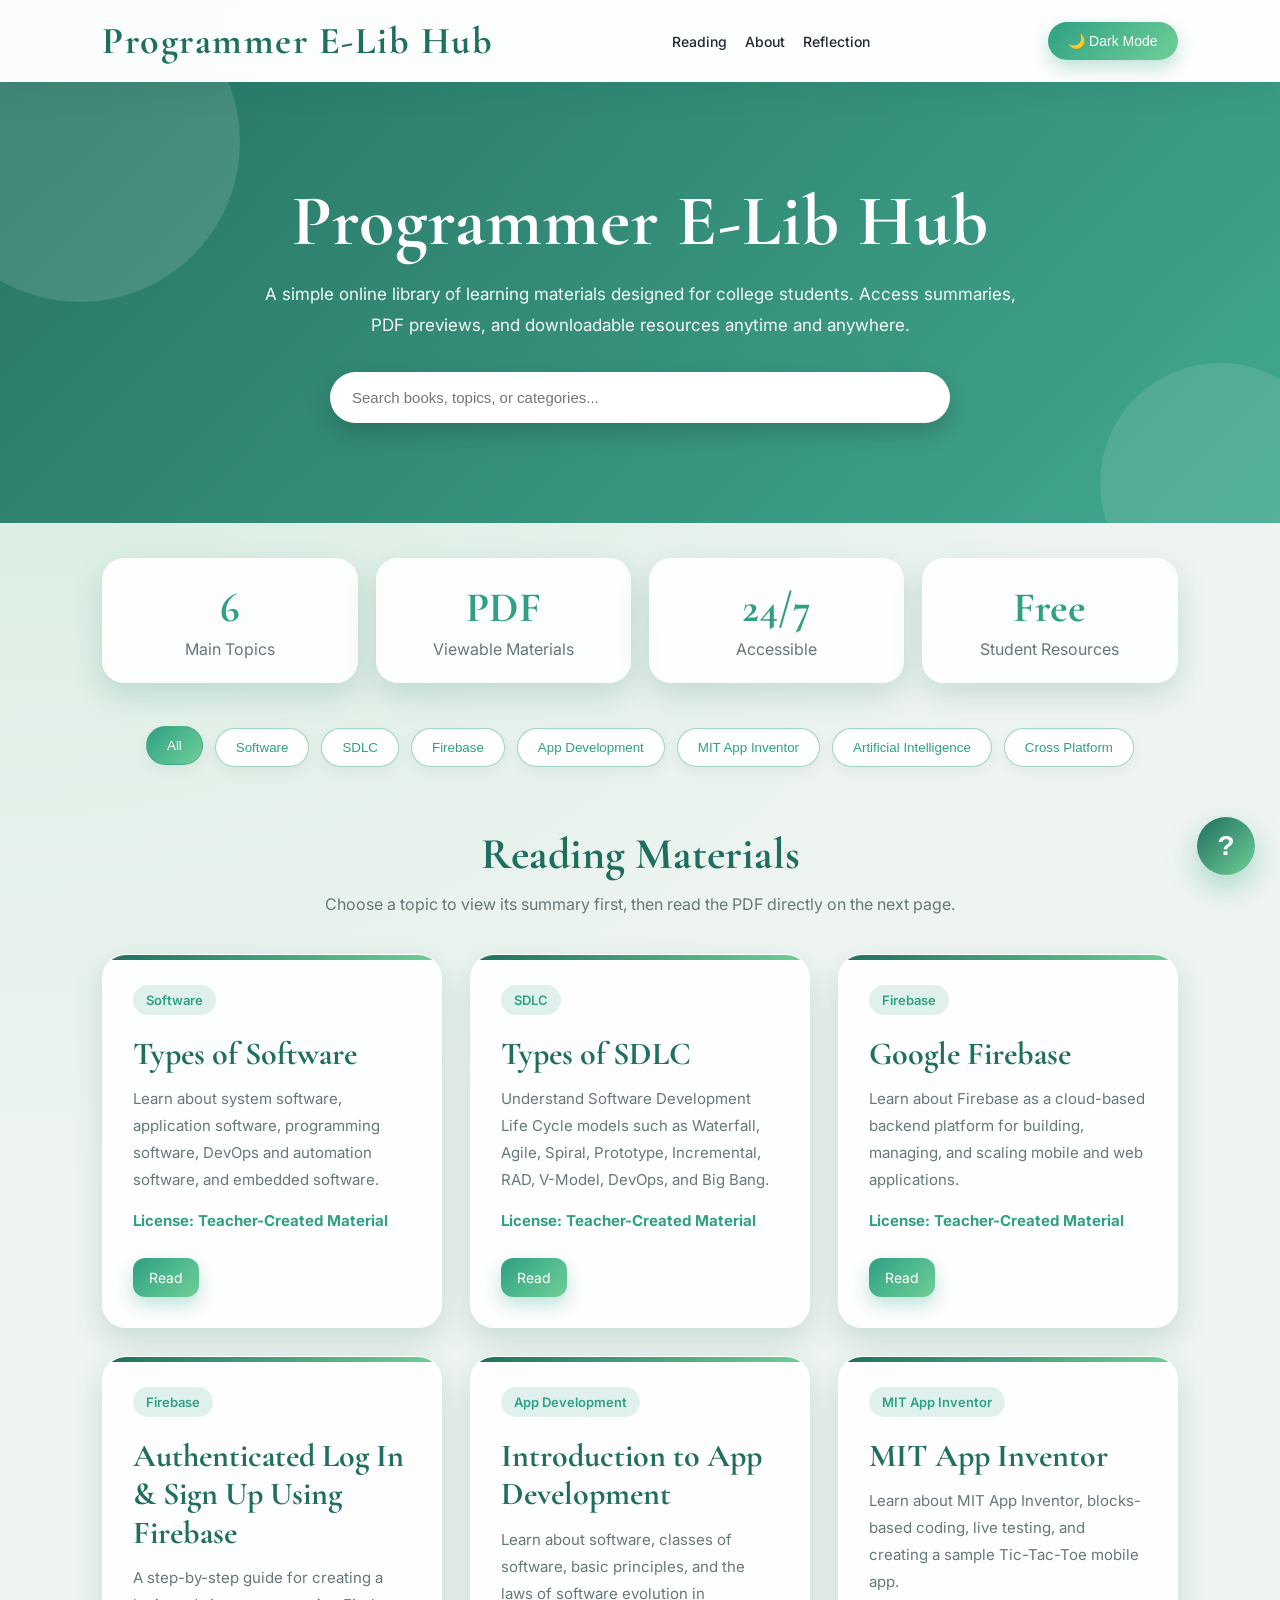
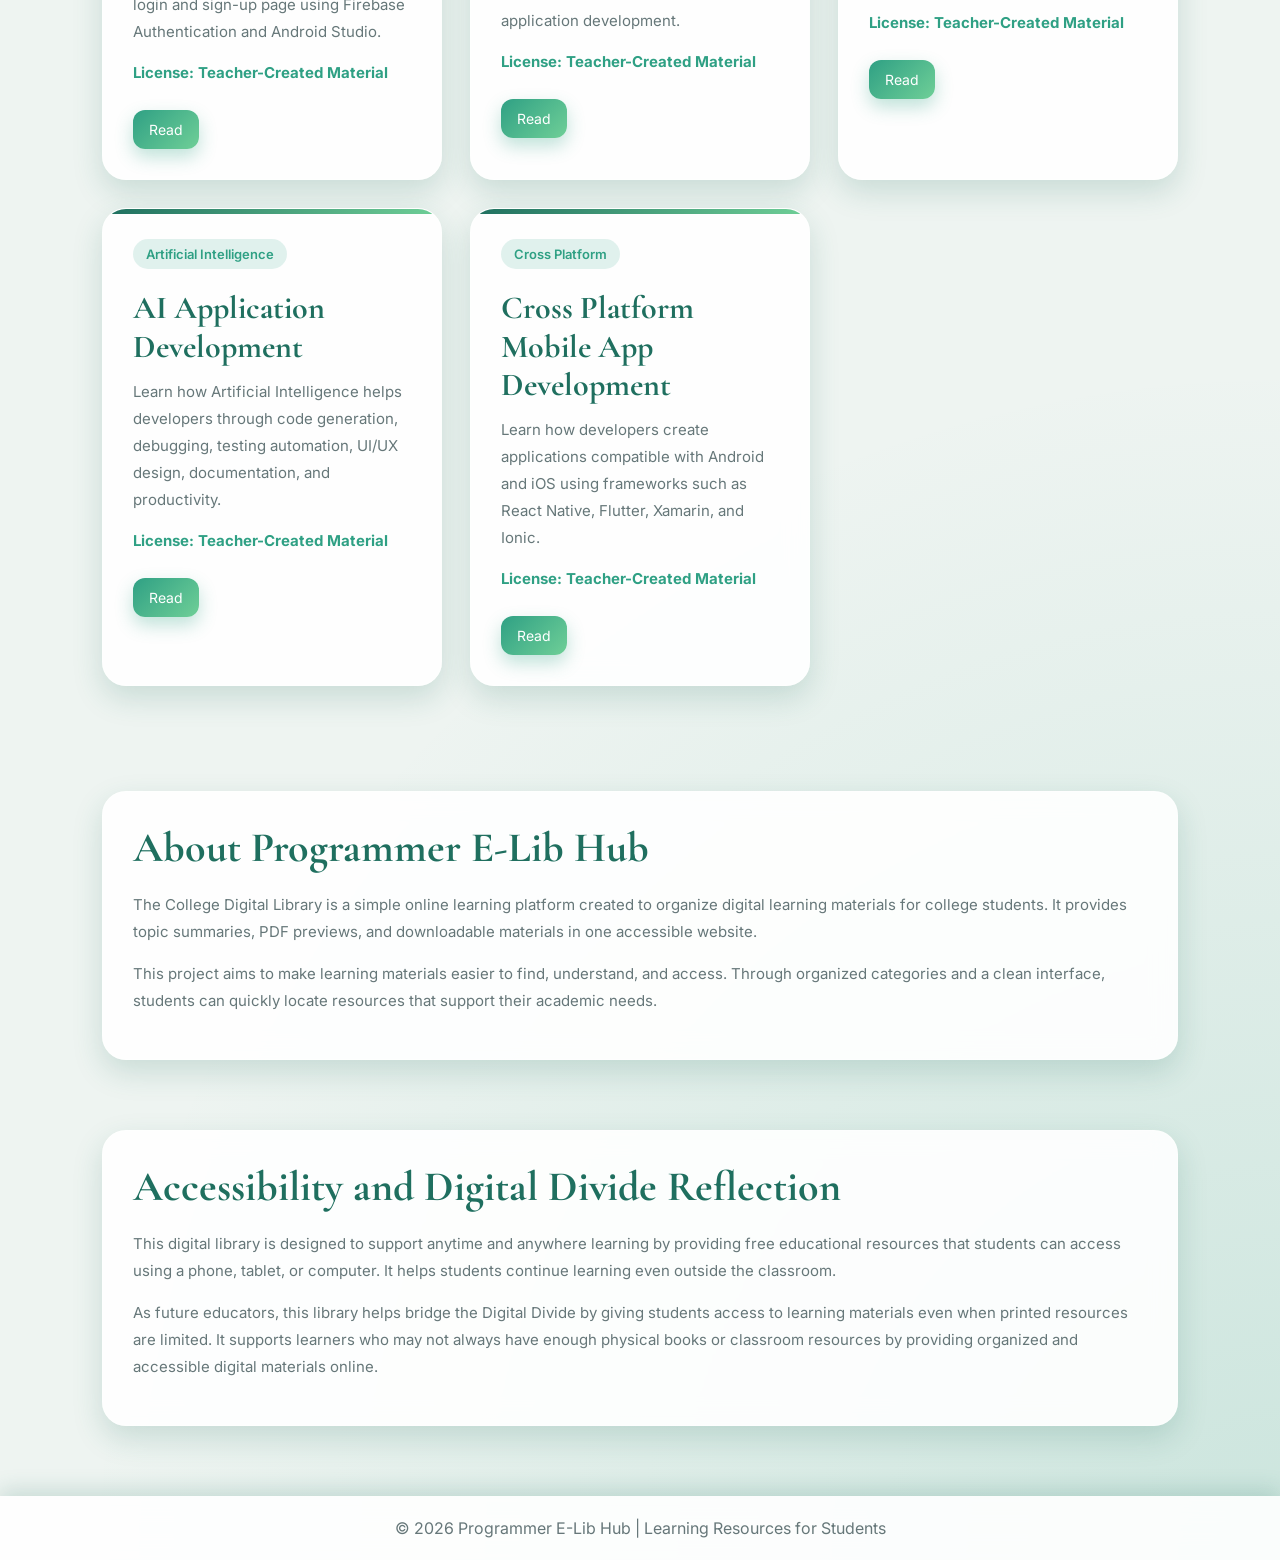
<file: index.html>
<!DOCTYPE html>
<html lang="en">

<head>
  <meta charset="UTF-8" />
  <meta name="viewport" content="width=device-width, initial-scale=1.0"/>

  <title>Programmer E-Lib Hub</title>

  <link rel="preconnect" href="https://fonts.googleapis.com">
  <link rel="preconnect" href="https://fonts.gstatic.com" crossorigin>

  <link href="https://fonts.googleapis.com/css2?family=Cormorant+Garamond:wght@500;600;700&family=Inter:wght@300;400;500;600;700&display=swap" rel="stylesheet">

  <link rel="stylesheet" href="style.css" />
</head>

<body>

  <nav class="navbar">
    <div class="logo">
      <h2>Programmer E-Lib Hub</h2>
    </div>

    <div class="nav-links">
      <a href="#reading">Reading</a>
      <a href="#about">About</a>
      <a href="#reflection">Reflection</a>
    </div>

    <div class="nav-buttons">
      <button id="themeToggle">🌙 Dark Mode</button>
    </div>
  </nav>

  <section class="hero">

  <h1>Programmer E-Lib Hub</h1>

  <p>
    A simple online library of learning materials designed for college students.
    Access summaries, PDF previews, and downloadable resources anytime and anywhere.
  </p>

  <div class="search-container">

    <input
      type="text"
      id="searchInput"
      placeholder="Search books, topics, or categories..."
    />

    <div id="searchResults" class="search-results"></div>

  </div>

</section>

  <section class="stats">
    <div>
      <h3>6</h3>
      <p>Main Topics</p>
    </div>

    <div>
      <h3>PDF</h3>
      <p>Viewable Materials</p>
    </div>

    <div>
      <h3>24/7</h3>
      <p>Accessible</p>
    </div>

    <div>
      <h3>Free</h3>
      <p>Student Resources</p>
    </div>
  </section>

  <section class="categories">
    <button class="filter-btn active" data-category="All">All</button>
    <button class="filter-btn" data-category="Software">Software</button>
    <button class="filter-btn" data-category="SDLC">SDLC</button>
    <button class="filter-btn" data-category="Firebase">Firebase</button>
    <button class="filter-btn" data-category="App Development">App Development</button>
    <button class="filter-btn" data-category="MIT App Inventor">MIT App Inventor</button>
    <button class="filter-btn" data-category="Artificial Intelligence">
  Artificial Intelligence
</button>

<button class="filter-btn" data-category="Cross Platform">
  Cross Platform
</button>
  </section>

  <section class="section-title" id="reading">
    <h2>Reading Materials</h2>
    <p>
      Choose a topic to view its summary first, then read the PDF directly on the next page.
    </p>
  </section>

  <section class="library-grid" id="bookList">

    <div class="book-card" data-title="Types of Software" data-category="Software" data-license="Teacher-Created">
      <div class="tag">Software</div>
      <h3>Types of Software</h3>
      <p>
        Learn about system software, application software, programming software,
        DevOps and automation software, and embedded software.
      </p>
      <p class="license">License: Teacher-Created Material</p>

      <div class="actions">
        <a href="reader.html?topic=software">Read</a>
      </div>
    </div>

    <div class="book-card" data-title="Types of SDLC" data-category="SDLC" data-license="Teacher-Created">
      <div class="tag">SDLC</div>
      <h3>Types of SDLC</h3>
      <p>
        Understand Software Development Life Cycle models such as Waterfall,
        Agile, Spiral, Prototype, Incremental, RAD, V-Model, DevOps, and Big Bang.
      </p>
      <p class="license">License: Teacher-Created Material</p>

      <div class="actions">
        <a href="reader.html?topic=sdlc">Read</a>
      </div>
    </div>

    <div class="book-card" data-title="Google Firebase" data-category="Firebase" data-license="Teacher-Created">
      <div class="tag">Firebase</div>
      <h3>Google Firebase</h3>
      <p>
        Learn about Firebase as a cloud-based backend platform for building,
        managing, and scaling mobile and web applications.
      </p>
      <p class="license">License: Teacher-Created Material</p>

      <div class="actions">
        <a href="reader.html?topic=firebase">Read</a>
      </div>
    </div>

    <div class="book-card" data-title="Authenticated Login and Sign Up Using Firebase" data-category="Firebase" data-license="Teacher-Created">
      <div class="tag">Firebase</div>
      <h3>Authenticated Log In & Sign Up Using Firebase</h3>
      <p>
        A step-by-step guide for creating a login and sign-up page using Firebase
        Authentication and Android Studio.
      </p>
      <p class="license">License: Teacher-Created Material</p>

      <div class="actions">
        <a href="reader.html?topic=firebaseauth">Read</a>
      </div>
    </div>

    <div class="book-card" data-title="Introduction to App Development" data-category="App Development" data-license="Teacher-Created">
      <div class="tag">App Development</div>
      <h3>Introduction to App Development</h3>
      <p>
        Learn about software, classes of software, basic principles, and the laws
        of software evolution in application development.
      </p>
      <p class="license">License: Teacher-Created Material</p>

      <div class="actions">
        <a href="reader.html?topic=appdev">Read</a>
      </div>
    </div>

    <div class="book-card" data-title="MIT App Inventor" data-category="MIT App Inventor" data-license="Teacher-Created">
      <div class="tag">MIT App Inventor</div>
      <h3>MIT App Inventor</h3>
      <p>
        Learn about MIT App Inventor, blocks-based coding, live testing,
        and creating a sample Tic-Tac-Toe mobile app.
      </p>
      <p class="license">License: Teacher-Created Material</p>

      <div class="actions">
        <a href="reader.html?topic=mit">Read</a>
      </div>
    </div>

    <div class="book-card"
     data-title="AI Application Development"
     data-category="Artificial Intelligence"
     data-license="Teacher-Created">

  <div class="tag">Artificial Intelligence</div>

  <h3>AI Application Development</h3>

  <p>
    Learn how Artificial Intelligence helps developers through code generation,
    debugging, testing automation, UI/UX design, documentation, and productivity.
  </p>

  <p class="license">License: Teacher-Created Material</p>

  <div class="actions">
    <a href="reader.html?topic=aiappdev">Read</a>
  </div>
</div>

<div class="book-card"
     data-title="Cross Platform Mobile Application Development"
     data-category="Cross Platform"
     data-license="Teacher-Created">

  <div class="tag">Cross Platform</div>

  <h3>Cross Platform Mobile App Development</h3>

  <p>
    Learn how developers create applications compatible with Android and iOS
    using frameworks such as React Native, Flutter, Xamarin, and Ionic.
  </p>

  <p class="license">License: Teacher-Created Material</p>

  <div class="actions">
    <a href="reader.html?topic=crossplatform">Read</a>
  </div>
</div>

  </section>

  <section class="reflection" id="about">
    <h2>About Programmer E-Lib Hub</h2>
    <p>
      The College Digital Library is a simple online learning platform created to organize
      digital learning materials for college students. It provides topic summaries, PDF previews,
      and downloadable materials in one accessible website.
    </p>

    <p>
      This project aims to make learning materials easier to find, understand, and access.
      Through organized categories and a clean interface, students can quickly locate resources
      that support their academic needs.
    </p>
  </section>

  <section class="reflection" id="reflection">
    <h2>Accessibility and Digital Divide Reflection</h2>
    <p>
      This digital library is designed to support anytime and anywhere learning by providing
      free educational resources that students can access using a phone, tablet, or computer.
      It helps students continue learning even outside the classroom.
    </p>

    <p>
      As future educators, this library helps bridge the Digital Divide by giving students access
      to learning materials even when printed resources are limited. It supports learners who may
      not always have enough physical books or classroom resources by providing organized and
      accessible digital materials online.
    </p>
  </section>

  <button class="help-btn" id="helpBtn">?</button>

  <div class="help-box" id="helpBox">
    <h3>Need Help?</h3>
    <p>Use the search bar to find materials by title, category, or license.</p>
    <p>Click Read to open the summary and PDF preview page.</p>
    <p>You can download the PDF from the reader page.</p>
    <button id="closeHelp">Close</button>
  </div>

  <footer>
    <p>© 2026 Programmer E-Lib Hub | Learning Resources for Students</p>
  </footer>

  <script src="script.js"></script>
</body>
</html>
</file>
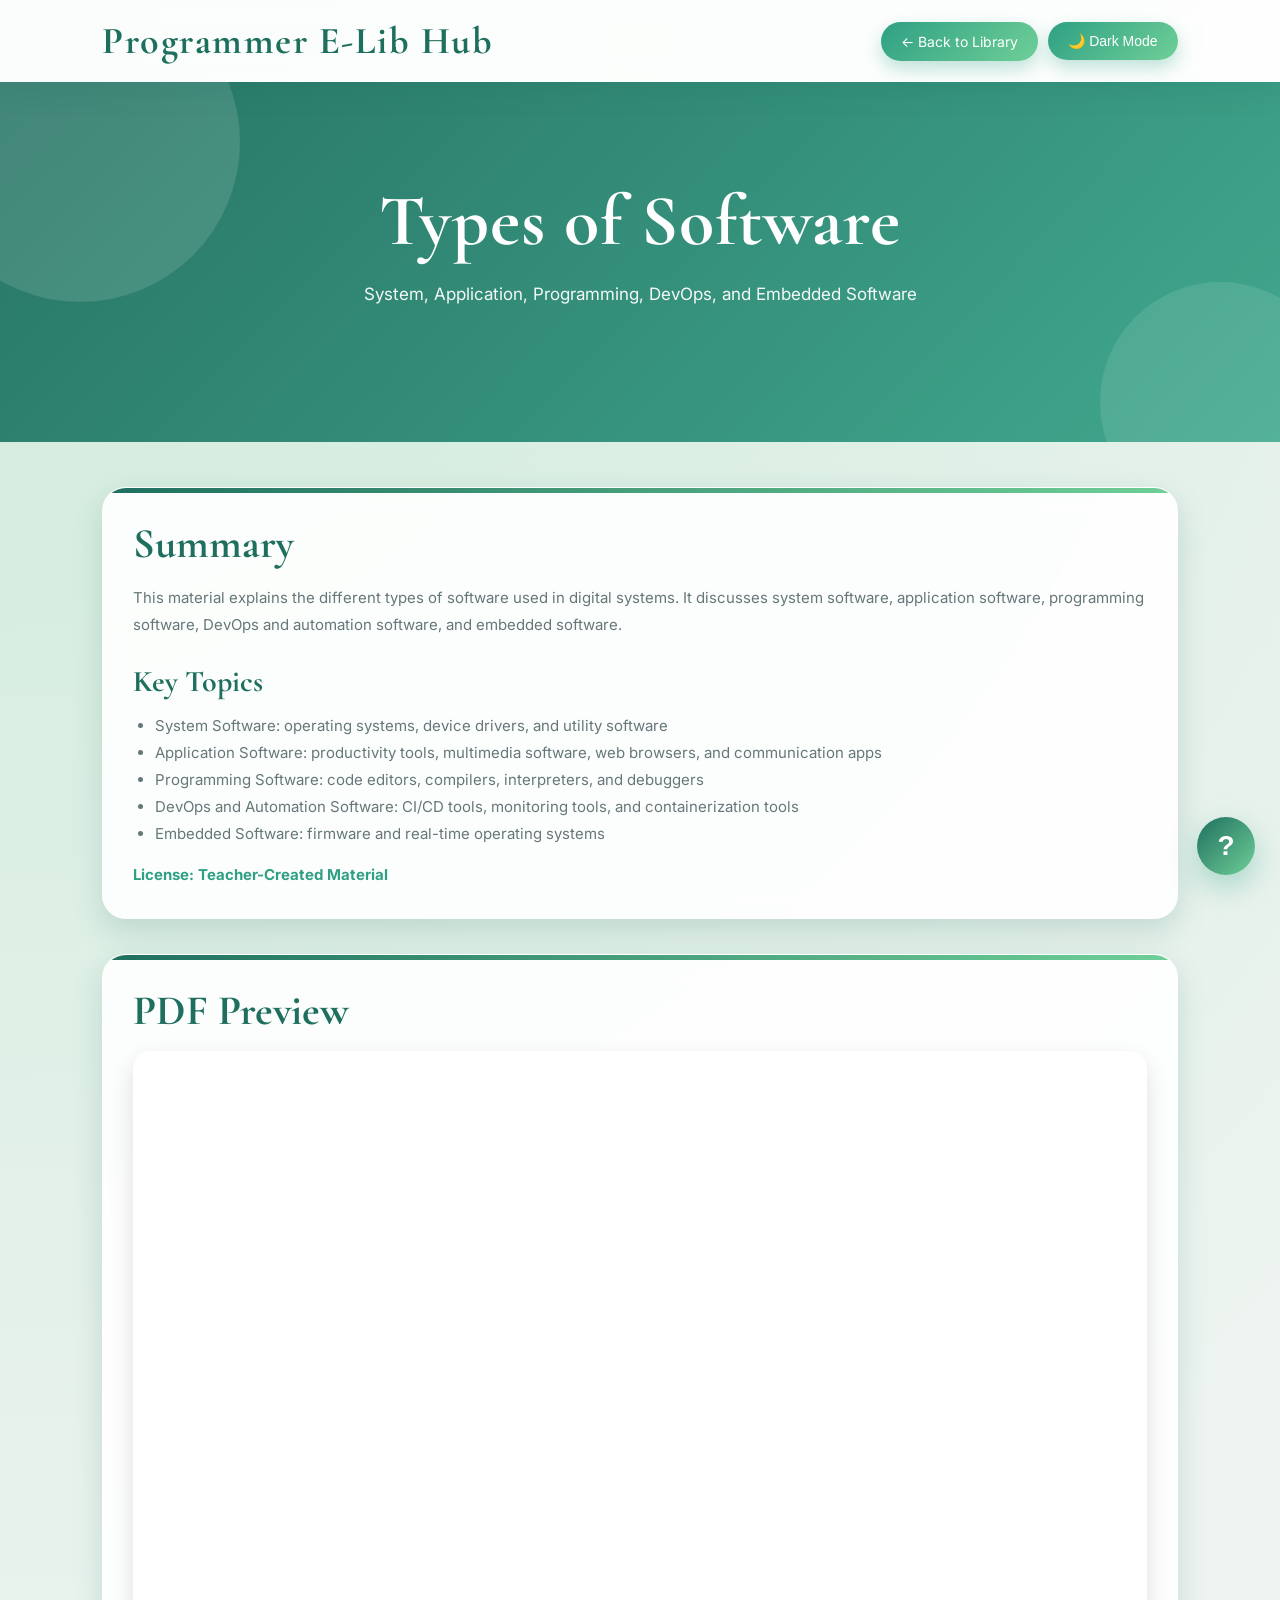
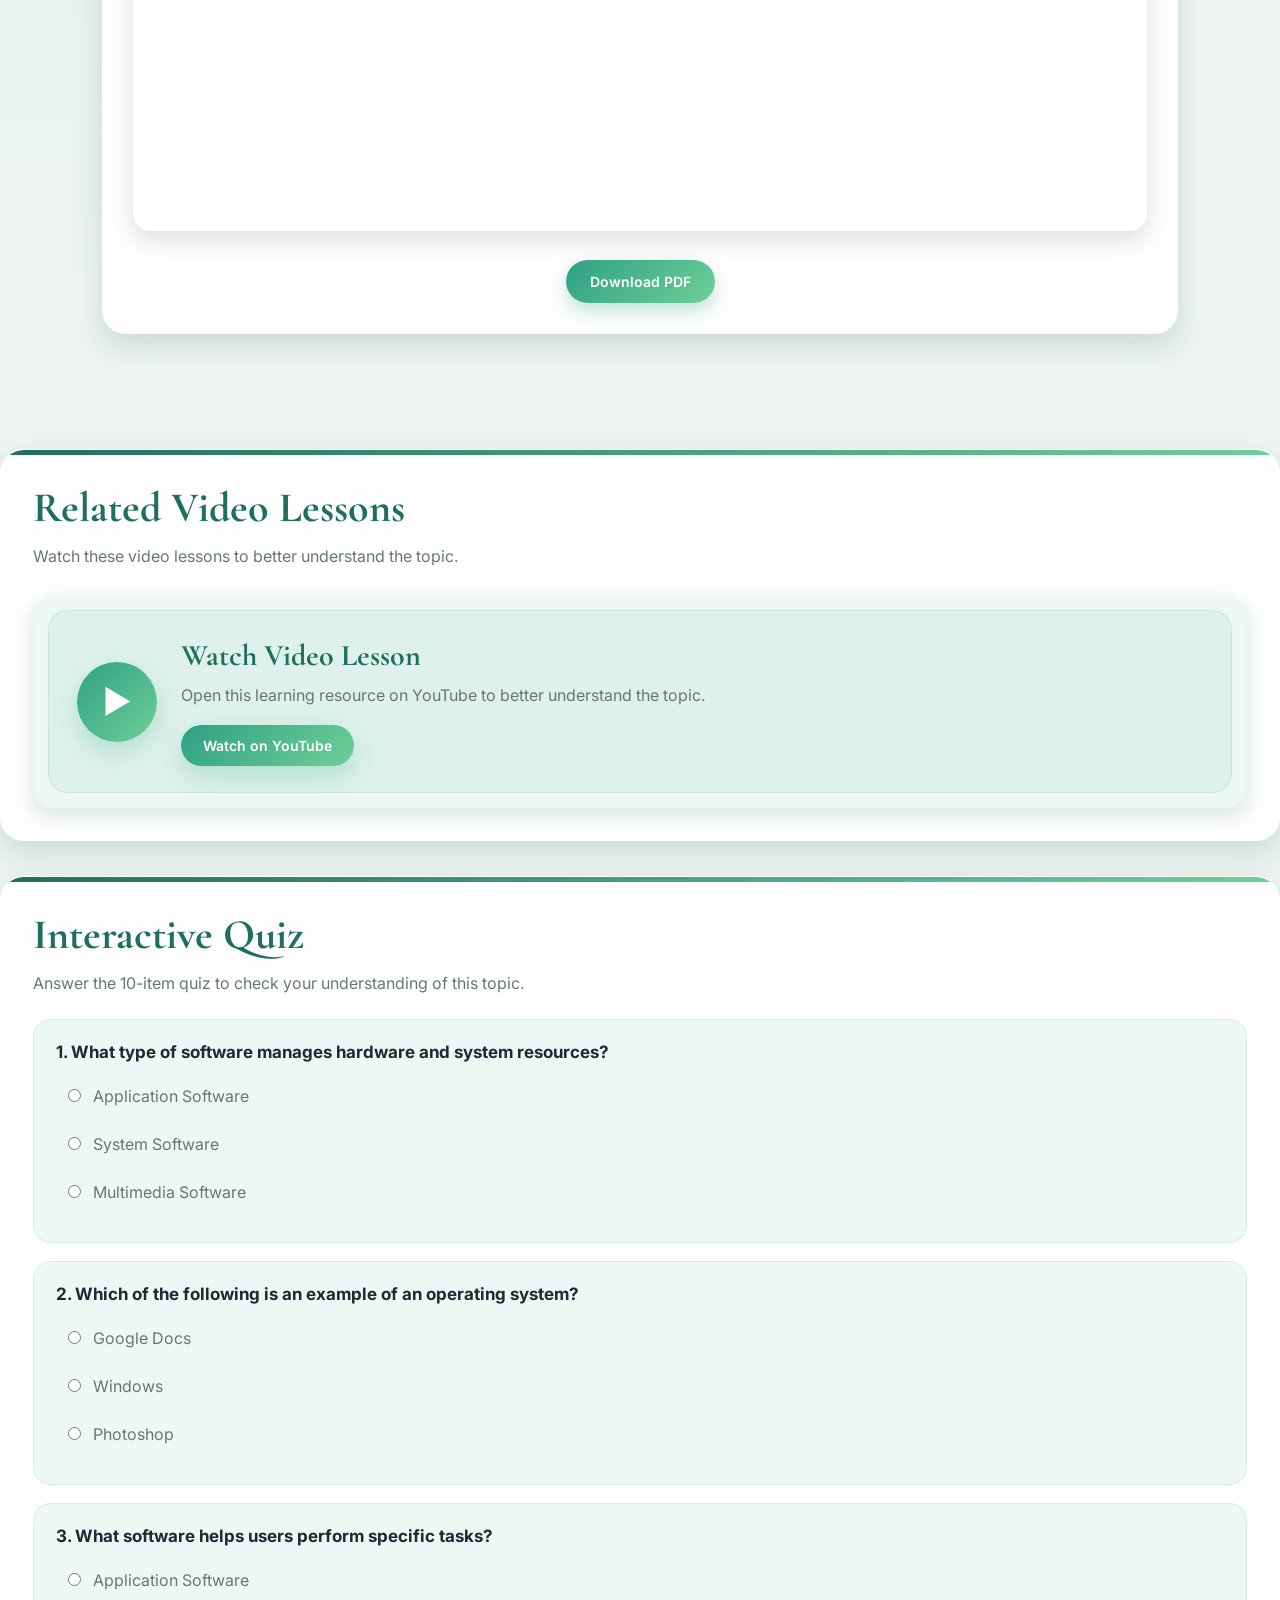
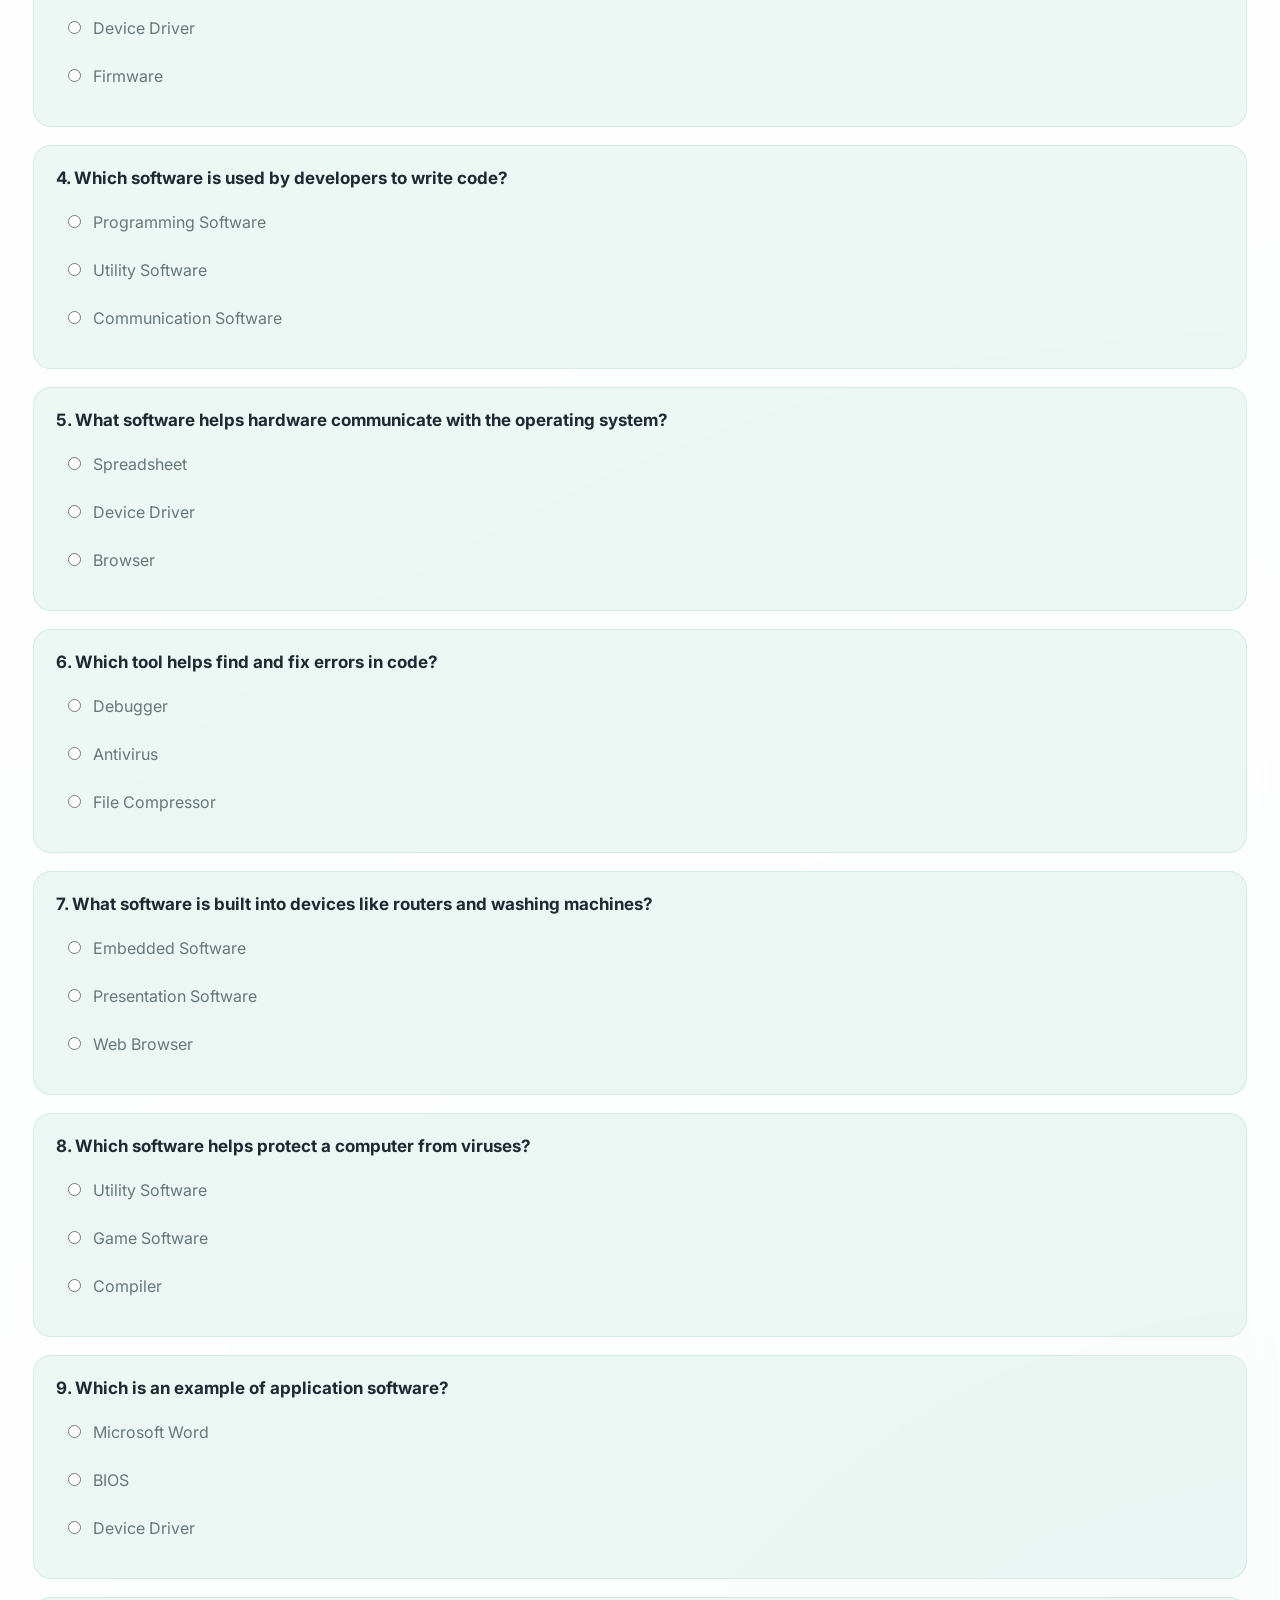
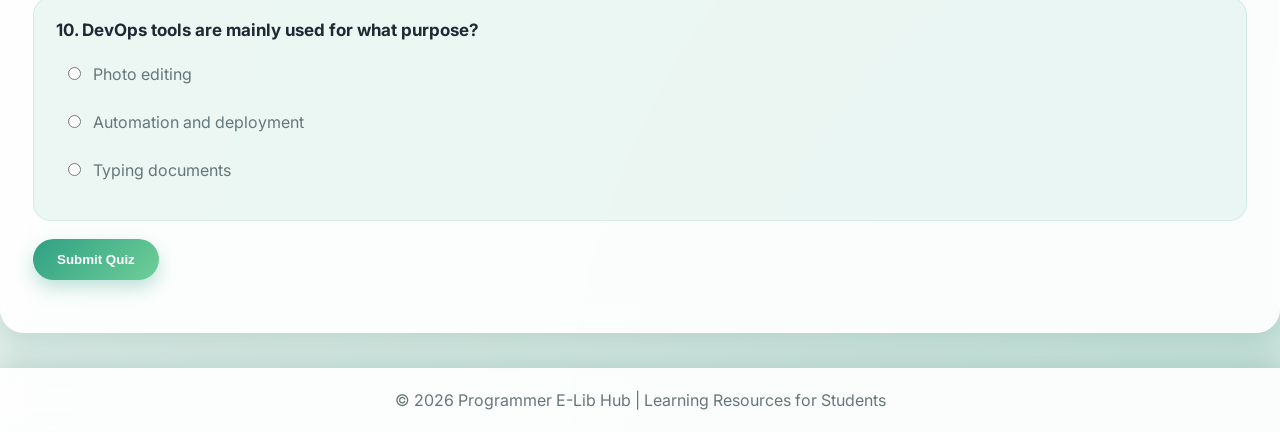
<file: reader.html>
<!DOCTYPE html>
<html lang="en">

<head>
  <meta charset="UTF-8" />
  <meta name="viewport" content="width=device-width, initial-scale=1.0"/>

  <title>Read Material | Programmer E-Lib Hub</title>

  <link rel="preconnect" href="https://fonts.googleapis.com">
  <link rel="preconnect" href="https://fonts.gstatic.com" crossorigin>

  <link href="https://fonts.googleapis.com/css2?family=Cormorant+Garamond:wght@500;600;700&family=Inter:wght@300;400;500;600;700&display=swap" rel="stylesheet">

  <link rel="stylesheet" href="style.css" />
</head>

<body>

  <nav class="navbar">
    <div class="logo">
      <h2>Programmer E-Lib Hub</h2>
    </div>

    <div class="nav-buttons">
      <a class="back-btn" href="index.html">← Back to Library</a>
      <button id="themeToggle">🌙 Dark Mode</button>
    </div>
  </nav>

  <section class="reader-hero">
    <h1 id="readerTitle">Learning Material</h1>
    <p id="readerSubtitle">Summary and PDF Preview</p>
  </section>

  <main class="reader-container">

    <section class="summary-card">
      <h2>Summary</h2>
      <p id="readerSummary"></p>

      <h3>Key Topics</h3>
      <ul id="readerTopics"></ul>

      <p class="license" id="readerLicense"></p>
    </section>

    <section class="pdf-section">
      <h2>PDF Preview</h2>

      <iframe id="pdfViewer" class="pdf-viewer"></iframe>

      <div class="download-area">
        <a id="downloadBtn" class="download-btn" download>
          Download PDF
        </a>
      </div>
    </section>

  </main>

  <section class="video-section">
  <h2>Related Video Lessons</h2>
  <p>Watch these video lessons to better understand the topic.</p>

  <div class="video-grid" id="videoGrid"></div>
</section>

<section class="topic-quiz-section">
  <h2>Interactive Quiz</h2>
  <p>Answer the 10-item quiz to check your understanding of this topic.</p>

  <div id="quizContainer" class="quiz-container"></div>

  <button id="submitQuiz" class="submit-quiz-btn">Submit Quiz</button>

  <div id="quizScore" class="quiz-score"></div>
</section>

  <button class="help-btn" id="helpBtn">?</button>

  <div class="help-box" id="helpBox">
    <h3>Need Help?</h3>
    <p>This page shows the summary of the selected material.</p>
    <p>You can read the PDF directly on this page without downloading it.</p>
    <p>Click the Download PDF button if you want to save a copy.</p>
    <button id="closeHelp">Close</button>
  </div>

  <footer>
    <p>© 2026 Programmer E-Lib Hub | Learning Resources for Students</p>
  </footer>

  <script src="script.js"></script>
</body>
</html>
</file>
<file: style.css>
:root {
  --green-dark: #1F6F5F;
  --green-main: #2FA084;
  --green-light: #6FCF97;
  --bg: #EEF4F1;
  --card: rgba(255, 255, 255, 0.9);
  --text: #1f2933;
  --muted: #667779;
  --shadow: rgba(31, 111, 95, 0.18);
}

body.dark {
  --bg: #0b1720;
  --card: rgba(30, 41, 59, 0.9);
  --text: #f8fafc;
  --muted: #cbd5e1;
  --shadow: rgba(111, 207, 151, 0.12);
}

* {
  margin: 0;
  padding: 0;
  box-sizing: border-box;
}

html {
  scroll-behavior: smooth;
}

body {
  min-height: 100vh;
  font-family: 'Inter', sans-serif;
  background:
    radial-gradient(circle at top left, rgba(111, 207, 151, 0.25), transparent 35%),
    radial-gradient(circle at bottom right, rgba(47, 160, 132, 0.18), transparent 35%),
    var(--bg);
  color: var(--text);
  transition: 0.4s ease;
}

/* LOGIN PAGE */

.login-page {
  min-height: 100vh;
  background:
    radial-gradient(circle at top left, rgba(111, 207, 151, 0.25), transparent 35%),
    radial-gradient(circle at bottom right, rgba(47, 160, 132, 0.18), transparent 35%),
    linear-gradient(135deg, #1F6F5F, #2FA084);
  display: flex;
  align-items: center;
  justify-content: center;
  padding: 20px;
}


.login-container {
  width: 100%;
  max-width: 430px;
}

.login-card {
  background: rgba(255, 255, 255, 0.92);
  backdrop-filter: blur(14px);
  padding: 40px;
  border-radius: 28px;
  box-shadow: 0 18px 45px rgba(0,0,0,0.18);
  animation: fadeUp 0.8s ease;
}

.login-card h1 {
  font-family: 'Cormorant Garamond', serif;
  text-align: center;
  color: #1F6F5F;
  margin-bottom: 10px;
  font-size: 48px;
  letter-spacing: 1px;
}

.login-card p {
  text-align: center;
  color: #667779;
  margin-bottom: 25px;
  line-height: 1.6;
}

.input-group {
  margin-bottom: 18px;
}

.input-group label {
  display: block;
  margin-bottom: 8px;
  font-weight: 600;
  font-size: 14px;
  color: #1f2933;
}

.input-group input {
  width: 100%;
  padding: 14px 16px;
  border-radius: 14px;
  border: 1px solid rgba(47, 160, 132, 0.35);
  outline: none;
  font-size: 15px;
}

.input-group input:focus {
  border-color: #2FA084;
  box-shadow: 0 0 0 3px rgba(47, 160, 132, 0.15);
}

.login-btn,
.nav-buttons button,
.actions a,
.download-btn,
.back-btn {
  border: none;
  text-decoration: none;
  background: linear-gradient(135deg, var(--green-main), var(--green-light));
  color: white;
  cursor: pointer;
  transition: 0.3s ease;
  box-shadow: 0 8px 18px rgba(47, 160, 132, 0.3);
}

.login-btn {
  width: 100%;
  padding: 14px;
  border-radius: 16px;
  font-size: 16px;
  margin-top: 8px;
}

.login-btn:hover,
.nav-buttons button:hover,
.actions a:hover,
.download-btn:hover,
.back-btn:hover {
  transform: translateY(-2px);
  box-shadow: 0 12px 25px rgba(47, 160, 132, 0.35);
}

.demo-account {
  font-size: 13px;
  margin-top: 20px;
}

#loginMessage {
  margin-top: 15px;
  font-size: 14px;
  color: crimson;
}

/* NAVBAR */

.navbar {
  background: var(--card);
  backdrop-filter: blur(14px);
  display: flex;
  justify-content: space-between;
  align-items: center;
  padding: 18px 8%;
  box-shadow: 0 8px 25px var(--shadow);
  position: sticky;
  top: 0;
  z-index: 100;
  gap: 18px;
}

.logo h2 {
  font-family: 'Cormorant Garamond', serif;
  font-size: 38px;
  font-weight: 700;
  letter-spacing: 1.5px;
  color: var(--green-dark);
}

.nav-links {
  display: flex;
  gap: 18px;
  flex-wrap: wrap;
}

.nav-links a {
  text-decoration: none;
  color: var(--text);
  font-size: 14px;
  font-weight: 500;
  transition: 0.3s ease;
}

.nav-links a:hover {
  color: var(--green-main);
}

.nav-buttons {
  display: flex;
  gap: 10px;
  align-items: center;
}

.nav-buttons button,
.back-btn {
  padding: 11px 20px;
  border-radius: 30px;
  font-size: 14px;
}

#logoutBtn {
  background: linear-gradient(135deg, var(--green-dark), var(--green-main));
}

/* HERO */

.hero,
.reader-hero {
  text-align: center;
  padding: 100px 8%;
  background: linear-gradient(135deg, rgba(31, 111, 95, 0.95), rgba(47, 160, 132, 0.9));
  color: white;
  position: relative;
  overflow: hidden;
}

.hero::before,
.reader-hero::before {
  content: "";
  position: absolute;
  width: 320px;
  height: 320px;
  background: rgba(255,255,255,0.12);
  border-radius: 50%;
  top: -100px;
  left: -80px;
}

.hero::after,
.reader-hero::after {
  content: "";
  position: absolute;
  width: 240px;
  height: 240px;
  background: rgba(255,255,255,0.1);
  border-radius: 50%;
  bottom: -80px;
  right: -60px;
}

.hero h1,
.hero p,
.hero input,
.reader-hero h1,
.reader-hero p {
  position: relative;
  z-index: 1;
}

.hero h1,
.reader-hero h1 {
  font-family: 'Cormorant Garamond', serif;
  font-size: 72px;
  font-weight: 700;
  line-height: 1.1;
  margin-bottom: 18px;
  letter-spacing: 1px;
  animation: fadeDown 0.8s ease;
}

.hero p,
.reader-hero p {
  max-width: 780px;
  margin: auto;
  margin-bottom: 32px;
  font-size: 17px;
  line-height: 1.8;
  opacity: 0.95;
  animation: fadeUp 0.9s ease;
}

.hero input {
  width: 100%;
  max-width: 620px;
  padding: 17px 22px;
  border-radius: 35px;
  border: none;
  outline: none;
  font-size: 15px;
  box-shadow: 0 10px 25px rgba(0,0,0,0.18);
  transition: 0.3s ease;
}

.hero input:focus {
  transform: scale(1.02);
  box-shadow: 0 14px 30px rgba(0,0,0,0.22);
}

/* STATS */

.stats {
  display: grid;
  grid-template-columns: repeat(auto-fit, minmax(160px, 1fr));
  gap: 18px;
  padding: 35px 8% 10px;
}

.stats div {
  background: var(--card);
  padding: 24px;
  border-radius: 22px;
  box-shadow: 0 12px 30px var(--shadow);
  text-align: center;
}

.stats h3 {
  font-family: 'Cormorant Garamond', serif;
  font-size: 42px;
  color: var(--green-main);
}

.stats p {
  color: var(--muted);
  margin-top: 6px;
}

/* CATEGORIES */

.categories {
  display: flex;
  justify-content: center;
  flex-wrap: wrap;
  gap: 12px;
  padding: 35px 8% 25px;
}

.filter-btn {
  border: 1px solid rgba(47, 160, 132, 0.45);
  background: var(--card);
  color: var(--green-main);
  padding: 11px 20px;
  border-radius: 25px;
  cursor: pointer;
  transition: 0.3s ease;
  box-shadow: 0 5px 15px rgba(0,0,0,0.05);
}

.filter-btn:hover,
.filter-btn.active {
  background: linear-gradient(135deg, var(--green-main), var(--green-light));
  color: white;
  transform: translateY(-2px);
}

/* SECTION TITLES */

.section-title {
  text-align: center;
  padding: 35px 8% 10px;
}

.section-title h2,
.reflection h2,
.summary-card h2,
.summary-card h3,
.pdf-section h2,
.book-card h3 {
  font-family: 'Cormorant Garamond', serif;
}

.section-title h2 {
  font-size: 44px;
  color: var(--green-dark);
  margin-bottom: 10px;
}

.section-title p {
  color: var(--muted);
  max-width: 700px;
  margin: auto;
  line-height: 1.7;
}

/* GRID */

.library-grid {
  display: grid;
  grid-template-columns: repeat(auto-fit, minmax(260px, 1fr));
  gap: 28px;
  padding: 25px 8% 70px;
}

/* CARDS */

.book-card,
.reflection,
.summary-card,
.pdf-section {
  background: var(--card);
  backdrop-filter: blur(12px);
  border-radius: 24px;
  padding: 30px;
  box-shadow: 0 12px 30px var(--shadow);
  border: 1px solid rgba(255,255,255,0.35);
  position: relative;
  overflow: hidden;
  transition: 0.35s ease;
  animation: fadeUp 0.8s ease;
}

.book-card:hover {
  transform: translateY(-8px);
  box-shadow: 0 18px 40px var(--shadow);
}

.book-card::before,
.summary-card::before,
.pdf-section::before {
  content: "";
  position: absolute;
  height: 5px;
  width: 100%;
  background: linear-gradient(90deg, var(--green-dark), var(--green-light));
  top: 0;
  left: 0;
}

.tag {
  display: inline-block;
  background: rgba(47, 160, 132, 0.14);
  color: var(--green-main);
  padding: 7px 13px;
  border-radius: 20px;
  font-size: 13px;
  font-weight: 600;
}

.book-card h3 {
  font-size: 32px;
  line-height: 1.2;
  margin-top: 20px;
  margin-bottom: 12px;
  color: var(--green-dark);
}

.book-card p,
.reflection p,
.summary-card p,
.summary-card li {
  font-size: 15px;
  color: var(--muted);
  line-height: 1.8;
}

.license {
  margin-top: 14px;
  font-weight: 700;
  color: var(--green-main) !important;
}

/* ACTIONS */

.actions {
  display: flex;
  gap: 12px;
  margin-top: 24px;
}

.actions a {
  padding: 11px 16px;
  border-radius: 12px;
  font-size: 14px;
}

/* REFLECTION */

.reflection {
  margin: 35px 8% 70px;
}

.reflection h2 {
  color: var(--green-dark);
  margin-bottom: 18px;
  font-size: 42px;
}

.reflection p {
  margin-bottom: 15px;
}

/* READER PAGE */

.reader-container {
  padding: 45px 8% 80px;
}

.summary-card,
.pdf-section {
  margin-bottom: 35px;
}

.summary-card h2,
.pdf-section h2 {
  font-size: 42px;
  margin-bottom: 15px;
  color: var(--green-dark);
}

.summary-card h3 {
  font-size: 30px;
  margin-top: 25px;
  margin-bottom: 12px;
  color: var(--green-dark);
}

.summary-card ul {
  padding-left: 22px;
}

.pdf-viewer {
  width: 100%;
  height: 780px;
  border: none;
  border-radius: 18px;
  background: white;
  box-shadow: 0 10px 25px rgba(0,0,0,0.12);
}

.download-area {
  text-align: center;
  margin-top: 25px;
}

.download-btn {
  display: inline-block;
  padding: 13px 24px;
  border-radius: 30px;
  font-size: 14px;
  font-weight: 600;
}

/* HELP BUTTON */

.help-btn {
  position: fixed;
  right: 25px;
  bottom: 25px;
  width: 58px;
  height: 58px;
  border: none;
  border-radius: 50%;
  background: linear-gradient(135deg, var(--green-dark), var(--green-light));
  color: white;
  font-size: 28px;
  font-weight: 700;
  cursor: pointer;
  box-shadow: 0 12px 30px rgba(47, 160, 132, 0.35);
  z-index: 999;
  transition: 0.3s ease;
}

.help-btn:hover {
  transform: translateY(-4px) scale(1.05);
}

.help-box {
  position: fixed;
  right: 25px;
  bottom: 95px;
  width: 310px;
  background: var(--card);
  color: var(--text);
  padding: 24px;
  border-radius: 22px;
  box-shadow: 0 15px 40px var(--shadow);
  z-index: 998;
  display: none;
  animation: fadeUp 0.3s ease;
  border: 1px solid rgba(255,255,255,0.35);
  backdrop-filter: blur(12px);
}

.help-box h3 {
  font-family: 'Cormorant Garamond', serif;
  color: var(--green-dark);
  font-size: 28px;
  margin-bottom: 10px;
}

.help-box p {
  color: var(--muted);
  line-height: 1.6;
  margin-bottom: 10px;
  font-size: 14px;
}

.help-box button {
  border: none;
  margin-top: 10px;
  padding: 10px 16px;
  border-radius: 12px;
  background: linear-gradient(135deg, var(--green-main), var(--green-light));
  color: white;
  cursor: pointer;
}

.help-box.show {
  display: block;
}

/* FOOTER */

footer {
  background: var(--card);
  backdrop-filter: blur(12px);
  padding: 22px;
  text-align: center;
  color: var(--muted);
  box-shadow: 0 -6px 20px var(--shadow);
}

/* ANIMATIONS */

@keyframes fadeUp {
  from {
    opacity: 0;
    transform: translateY(18px);
  }

  to {
    opacity: 1;
    transform: translateY(0);
  }
}

@keyframes fadeDown {
  from {
    opacity: 0;
    transform: translateY(-18px);
  }

  to {
    opacity: 1;
    transform: translateY(0);
  }
}

/* RESPONSIVE */

@media(max-width: 900px) {
  .navbar {
    flex-direction: column;
  }

  .nav-links {
    justify-content: center;
  }
}

@media(max-width: 768px) {
  .hero h1,
  .reader-hero h1 {
    font-size: 48px;
  }

  .logo h2 {
    font-size: 32px;
  }

  .book-card h3 {
    font-size: 26px;
  }

  .nav-buttons {
    flex-wrap: wrap;
    justify-content: center;
  }

  .actions {
    flex-direction: column;
  }

  .actions a {
    text-align: center;
  }

  .pdf-viewer {
    height: 560px;
  }

  .help-box {
    right: 15px;
    width: 280px;
  }
}

.suggestions-box {
  position: relative;
  z-index: 10;
  width: 100%;
  max-width: 620px;
  margin: 12px auto 0;
  background: var(--card);
  border-radius: 18px;
  box-shadow: 0 12px 30px rgba(0,0,0,0.18);
  overflow: hidden;
  display: none;
}

.suggestion-item {
  padding: 14px 18px;
  cursor: pointer;
  color: var(--text);
  text-align: left;
  border-bottom: 1px solid rgba(47, 160, 132, 0.15);
  transition: 0.2s ease;
}

.suggestion-item:hover {
  background: rgba(47, 160, 132, 0.14);
  color: var(--green-main);
}

.search-results {
  width: 100%;
  max-width: 620px;
  margin: 15px auto 0;
  display: none;
  position: relative;
  z-index: 5;
}

.search-result-item {
  background: var(--card);
  color: var(--text);
  padding: 16px 20px;
  border-radius: 16px;
  margin-bottom: 10px;
  text-align: left;
  cursor: pointer;
  box-shadow: 0 10px 25px rgba(0,0,0,0.15);
  transition: 0.3s ease;
}

.search-result-item:hover {
  transform: translateY(-2px);
  background: rgba(47, 160, 132, 0.18);
}

.search-result-item h4 {
  font-family: 'Cormorant Garamond', serif;
  font-size: 24px;
  color: var(--green-dark);
  margin-bottom: 5px;
}

.search-result-item p {
  font-size: 13px;
  color: var(--muted);
  margin: 0;
}

.no-result {
  background: var(--card);
  color: var(--muted);
  padding: 15px 20px;
  border-radius: 16px;
  text-align: center;
}

/* SEARCH CONTAINER */

.search-container {
  width: 100%;
  max-width: 620px;
  margin: 0 auto;
  position: relative;
  z-index: 10;
}

/* SEARCH INPUT */

#searchInput {
  width: 100%;
  padding: 17px 22px;
  border-radius: 35px;
  border: none;
  outline: none;
  font-size: 15px;
  box-shadow: 0 10px 25px rgba(0,0,0,0.18);
  transition: 0.3s ease;
}

#searchInput:focus {
  transform: scale(1.02);
  box-shadow: 0 14px 30px rgba(0,0,0,0.22);
}

/* SEARCH RESULTS */

.search-results {
  width: 100%;
  margin-top: 12px;
  display: none;
  position: absolute;
  left: 0;
  top: 100%;
}

.search-result-item {
  background: var(--card);
  color: var(--text);
  padding: 16px 20px;
  border-radius: 16px;
  margin-bottom: 10px;
  text-align: left;
  cursor: pointer;
  box-shadow: 0 10px 25px rgba(0,0,0,0.15);
  transition: 0.3s ease;
  backdrop-filter: blur(10px);
}

.search-result-item:hover {
  transform: translateY(-2px);
  background: rgba(47, 160, 132, 0.18);
}

.search-result-item h4 {
  font-family: 'Cormorant Garamond', serif;
  font-size: 24px;
  color: var(--green-dark);
  margin-bottom: 5px;
}

.search-result-item p {
  font-size: 13px;
  color: var(--muted);
  margin: 0;
}

.no-result {
  background: var(--card);
  color: var(--muted);
  padding: 15px 20px;
  border-radius: 16px;
  text-align: center;
  backdrop-filter: blur(10px);
}

/* VIDEO LESSONS */

.video-section {
  background: var(--card);
  backdrop-filter: blur(12px);
  border-radius: 24px;

  padding: 32px;

  box-shadow: 0 12px 30px var(--shadow);

  margin-bottom: 35px;

  border: 1px solid rgba(255,255,255,0.35);

  position: relative;
  overflow: hidden;
}

.video-section::before {
  content: "";

  position: absolute;

  height: 5px;
  width: 100%;

  background: linear-gradient(
    90deg,
    var(--green-dark),
    var(--green-light)
  );

  top: 0;
  left: 0;
}

.video-section h2 {
  font-family: 'Cormorant Garamond', serif;
  font-size: 42px;
  color: var(--green-dark);
  margin-bottom: 10px;
}

.video-section p {
  color: var(--muted);
  line-height: 1.7;
  margin-bottom: 25px;
}

.video-grid {
  display: grid;
  grid-template-columns: repeat(auto-fit, minmax(280px, 1fr));
  gap: 22px;
}

.video-card {
  background: rgba(47, 160, 132, 0.08);
  border-radius: 20px;
  padding: 15px;
  box-shadow: 0 8px 20px var(--shadow);
  transition: 0.3s ease;
}

.video-card:hover {
  transform: translateY(-5px);
}

.video-card iframe {
  width: 100%;
  height: 220px;
  border: none;
  border-radius: 16px;
}

.youtube-link {
  display: inline-block;
  margin-top: 12px;
  color: white;
  background: linear-gradient(135deg, var(--green-main), var(--green-light));
  padding: 10px 16px;
  border-radius: 20px;
  text-decoration: none;
  font-size: 14px;
}

/* VIDEO LINK CARD */

.video-link-card {
  display: flex;
  align-items: center;
  gap: 24px;

  background: rgba(47, 160, 132, 0.08);

  border-radius: 20px;

  padding: 26px 28px;

  transition: 0.3s ease;

  border: 1px solid rgba(47, 160, 132, 0.12);

  width: 100%;
}

.video-link-card:hover {
  transform: translateY(-4px);

  box-shadow: 0 14px 35px rgba(0,0,0,0.10);
}

.video-icon {
  width: 80px;
  height: 80px;
  min-width: 80px;
  border-radius: 50%;
  background: linear-gradient(
    135deg,
    var(--green-main),
    var(--green-light)
  );
  display: flex;
  align-items: center;
  justify-content: center;
  color: white;
  font-size: 32px;
  box-shadow: 0 10px 25px rgba(47, 160, 132, 0.25);
}

.video-info h3 {
  font-family: 'Cormorant Garamond', serif;
  font-size: 30px;
  color: var(--green-dark);
  margin-bottom: 8px;
}

.video-info p {
  color: var(--muted);
  line-height: 1.7;
  margin-bottom: 16px;
}

.watch-video-btn {
  display: inline-block;
  text-decoration: none;
  background: linear-gradient(
    135deg,
    var(--green-main),
    var(--green-light)
  );
  color: white;
  padding: 12px 22px;
  border-radius: 30px;
  font-size: 14px;
  font-weight: 600;
  transition: 0.3s ease;
  box-shadow: 0 10px 25px rgba(47, 160, 132, 0.25);
}

.watch-video-btn:hover {
  transform: translateY(-2px);
}

@media(max-width: 768px) {

  .video-link-card {
    flex-direction: column;
    text-align: center;
  }

}

/* TOPIC QUIZ */

.topic-quiz-section {
  background: var(--card);
  backdrop-filter: blur(12px);
  border-radius: 24px;
  padding: 32px;
  box-shadow: 0 12px 30px var(--shadow);
  margin-bottom: 35px;
  border: 1px solid rgba(255,255,255,0.35);
  position: relative;
  overflow: hidden;
}

.topic-quiz-section::before {
  content: "";
  position: absolute;
  height: 5px;
  width: 100%;
  background: linear-gradient(90deg, var(--green-dark), var(--green-light));
  top: 0;
  left: 0;
}

.topic-quiz-section h2 {
  font-family: 'Cormorant Garamond', serif;
  font-size: 42px;
  color: var(--green-dark);
  margin-bottom: 10px;
}

.topic-quiz-section p {
  color: var(--muted);
  line-height: 1.7;
  margin-bottom: 22px;
}

.quiz-question {
  background: rgba(47, 160, 132, 0.08);
  padding: 22px;
  border-radius: 18px;
  margin-bottom: 18px;
  border: 1px solid rgba(47, 160, 132, 0.12);
}

.quiz-question h3 {
  font-size: 17px;
  color: var(--text);
  margin-bottom: 14px;
}

.quiz-question label {
  display: block;
  padding: 10px 12px;
  margin-bottom: 8px;
  border-radius: 12px;
  cursor: pointer;
  color: var(--muted);
  transition: 0.3s ease;
}

.quiz-question label:hover {
  background: rgba(47, 160, 132, 0.14);
}

.quiz-question input {
  margin-right: 8px;
}

.submit-quiz-btn {
  border: none;
  padding: 13px 24px;
  border-radius: 30px;
  background: linear-gradient(135deg, var(--green-main), var(--green-light));
  color: white;
  cursor: pointer;
  font-weight: 600;
  box-shadow: 0 8px 18px rgba(47, 160, 132, 0.3);
}

.quiz-score {
  margin-top: 20px;
  font-weight: 700;
  color: var(--green-dark);
  font-size: 18px;
}
</file>
